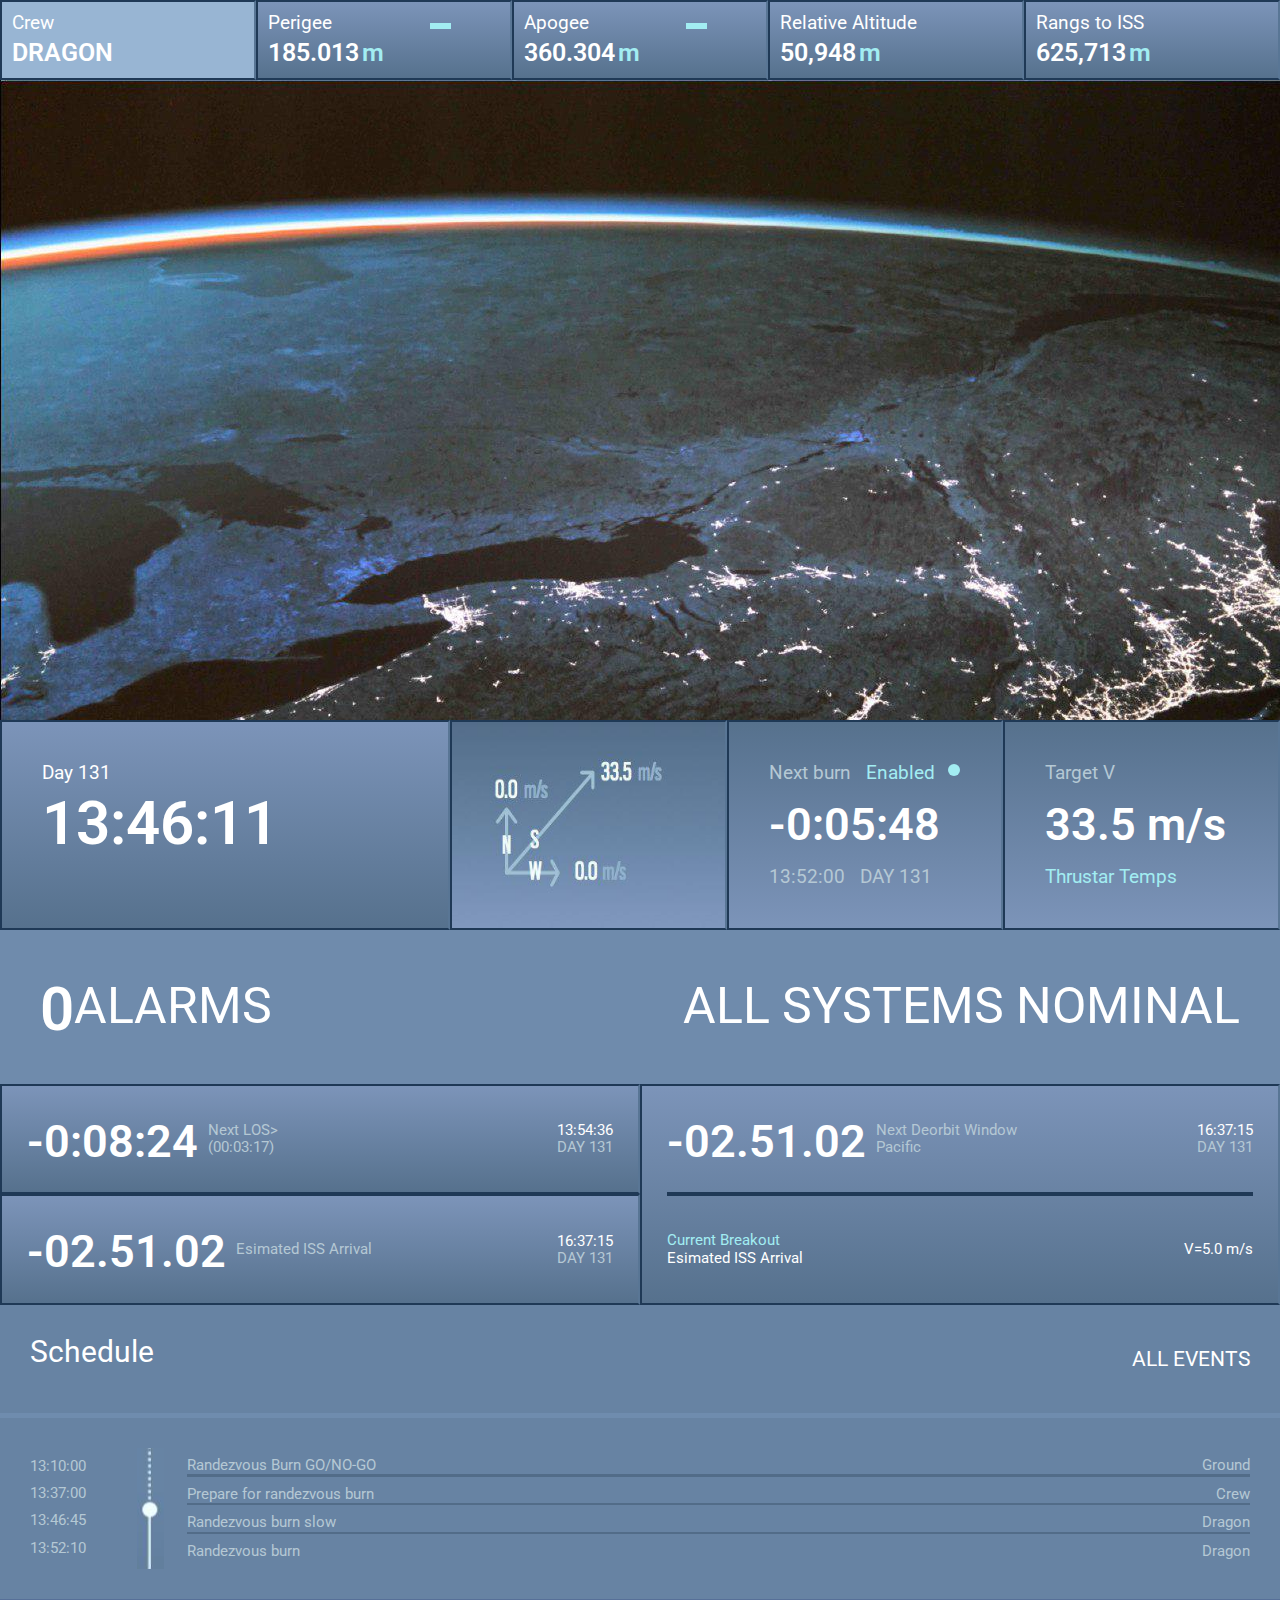
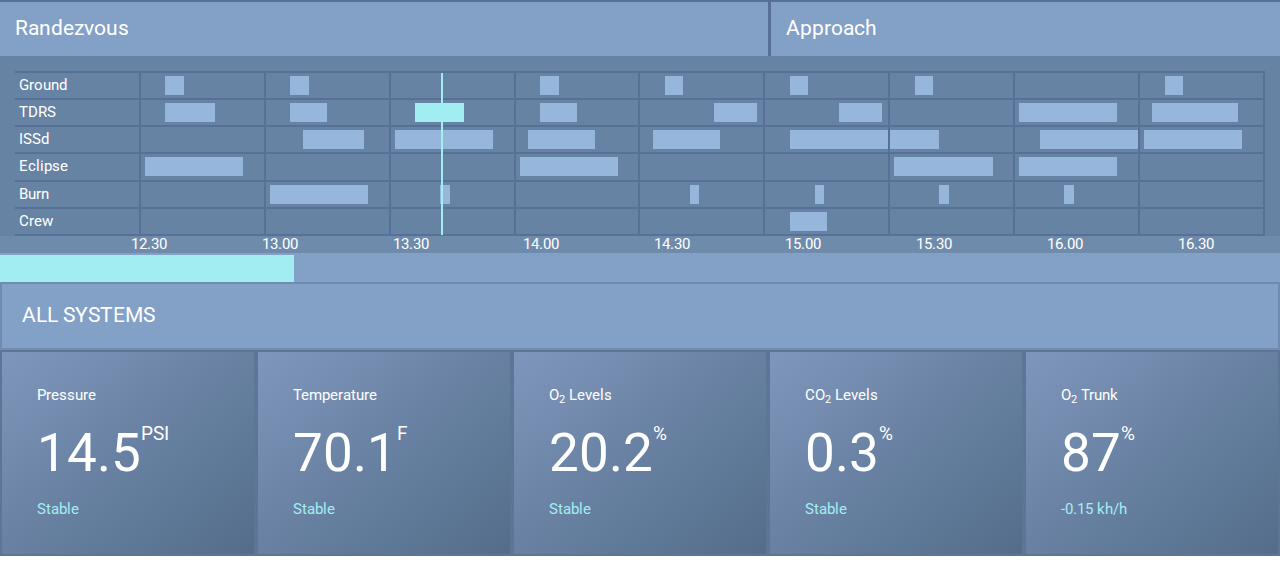
<file: index.html>
<!DOCTYPE html>
<html lang="en">
<head>
	<meta charset="UTF-8">
	<title>Document</title>

	<!-- normalize -->
	<link rel="stylesheet" href="css/normalize.css">
	<!-- custom styles -->
	<link rel="stylesheet" href="css/style.css" >
	<!--fontawesome-->
	<link rel="stylesheet" href="https://use.fontawesome.com/releases/v5.7.2/css/all.css" integrity="sha384-fnmOCqbTlWIlj8LyTjo7mOUStjsKC4pOpQbqyi7RrhN7udi9RwhKkMHpvLbHG9Sr" crossorigin="anonymous">
	<!--fonts-->
	<link href="https://fonts.googleapis.com/css?family=Roboto" rel="stylesheet">


</head>
<body>
	<div class="container">
		<div class="row header">
			<div class="column column-20">
				<div class="small-text">Crew</div>
				<div class="big-text">dragon</div>
			</div>
			<div class="column column-20">
				<div class="small-text">Perigee</div>
				<div class="big-text">185.013<span class="highlight-text">m</span></div>
			</div>
			<div class="column column-20">
				<div class="small-text">Apogee</div>
				<div class="big-text">360.304<span class="highlight-text">m</span></div>
			</div>
			<div class="column column-20">
				<div class="small-text">Relative Altitude</div>
				<div class="big-text">50,948<span class="highlight-text">m</span></div>
				<i class="fa fa-arrow-down arrow-down"></i>
			</div>
			<div class="column column-20">
				<div class="small-text">Rangs to ISS</div>
				<div class="big-text">625,713<span class="highlight-text">m</span></div>
				<i class="fa fa-arrow-down arrow-down"></i>
			</div>
		</div>
		<div class="view ">
		</div>
		<div class="row">
			<div class="column timer">
				<div class="small-text">
					Day 131
				</div>
				<div class="big-text">
					13:46:11
				</div>
			</div>
			<div class="row indicators">
				<div class="column column-third">
				</div>
				<div class="column column-third">
					<div class="small-text ">
						<span class="grey">Next burn</span> 
						<span class="highlight-text">Enabled</span>
					</div>
						<div class="big-text">-0:05:48</div>
						<div class="small-text">
						<span class="grey">13:52:00</span> 
						<span class="grey">DAY 131
						</span>
				</div>
				</div>
				<div class="column column-third">
					<div class="small-text grey">Target V</div>
					<div class="big-text">33.5 m/s</div>
					<div class="small-text highlight-text">
					Thrustar Temps</div>	
				</div>
			</div>
		</div>
		<div class="row simple">
			<div><span class="big-text">0</span> alarms
			</div>
			<div>all systems nominal 
				<span class="big-text"><i class="fas fa-check"></i>
				</span>
		    </div>
		</div>
		<div class="row hateIt">
			<div class="width-50">
				<div class="column">
					<div class="row space-between">
						<div class="row">
							<div class="big-text">
								-0:08:24
							</div>
							<div class="grey">
								<div>Next LOS></div>
								<div>(00:03:17)</div>			
							</div>
						</div>
						<div>
							<div>13:54:36</div>
							<div class="grey">DAY 131</div>
						</div>
					</div>
				</div>
				<div class="column">
					<div class="row space-between">
						<div class="row">
							<div class="big-text">
								-02.51.02
							</div>
							<div class="grey">
								<div>Esimated ISS Arrival</div>		
							</div>
						</div>
						<div>
							<div>16:37:15</div>
							<div class="grey">DAY 131</div>
						</div>
					</div>
				</div>
			</div>
			<div class="width-50">
				<div class="column">
					<div class="row space-between">
						<div class="row">
							<div class="big-text">
								-02.51.02
							</div>
							<div class="grey">
								<div>Next Deorbit Window</div>
								<div>Pacific</div>	
							</div>
						</div>
						<div>
							<div>16:37:15</div>
							<div class="grey">DAY 131</div>
						</div>
					</div>
					<div class="row space-between">
						<div class="">
							<div class="highlight-text">
								Current Breakout
							</div>
							<div>
								<div>Esimated ISS Arrival</div>		
							</div>
						</div>
						<div>
							<div>V=5.0 m/s</div>
						</div>
					</div>
				</div>
			</div>
		</div>
		<div class="schedule">
			<div class="schedule-header row">
				<div class="m-text">Schedule</div>
				<div class="uppercase">all events 
				<i class="fas fa-chevron-down"></i></div>
			</div>
			<div class="schedule-graphic">
				<div class="schedule-times grey">
					<div class="schedule-time">13:10:00</div>
					<div class="schedule-time">13:37:00</div>
					<div class="schedule-time">13:46:45</div>
					<div class="schedule-time">13:52:10</div>
				</div>
				<div class="vertical-image"></div>
				<div class="to-does grey">
					<div class="to-do">
						<div class="to-do-what">Randezvous Burn GO/NO-GO</div>
						<div class="to-do-where">Ground</div>
					</div>
					<div class="to-do">
						<div class="to-do-what">Prepare for randezvous burn</div>
						<div class="to-do-where">Crew</div>
					</div>
					<div class="to-do">
						<div class="to-do-what">Randezvous burn slow</div>
						<div class="to-do-where">Dragon</div>
					</div>
					<div class="to-do">
						<div class="to-do-what">Randezvous burn</div>
						<div class="to-do-where">Dragon</div>
					</div>
				</div>
			</div>
		</div>	
		<div class="randezvous-approach row">
			<div class="randezvous">Randezvous</div>
			<div class="approach">Approach
				</div>
		</div>
		<div class="schedule-padding">
			<div class="schedule-line">
				<table class="schedule-hour">
				<tr>
					<td>Ground</td>
					<td></td>
					<td></td>
					<td></td>
					<td></td>
					<td></td>
					<td></td>
					<td></td>
					<td></td>
					<td></td>
				</tr>
				<tr>
					<td>TDRS</td>
					<td></td>
					<td></td>
					<td></td>
					<td></td>
					<td></td>
					<td></td>
					<td></td>
					<td></td>
					<td></td>
				</tr>
				<tr>
					<td>ISSd</td>
					<td></td>
					<td></td>
					<td></td>
					<td></td>
					<td></td>
					<td></td>
					<td></td>
					<td></td>
					<td></td>
				</tr>
				<tr>
					<td>Eclipse</td>
					<td></td>
					<td></td>
					<td></td>
					<td></td>
					<td></td>
					<td></td>
					<td></td>
					<td></td>
					<td></td>
				</tr>
				<tr>
					<td>Burn</td>
					<td></td>
					<td></td>
					<td></td>
					<td></td>
					<td></td>
					<td></td>
					<td></td>
					<td></td>
					<td></td>
				</tr>
				<tr>
					<td>Crew</td>
					<td></td>
					<td></td>
					<td></td>
					<td></td>
					<td></td>
					<td></td>
					<td></td>
					<td></td>
					<td></td>
				</tr>
			</table>	
			</div>
		</div>
		<div class="time-lines row">
			<div class="time-line"> </div>
			<div class="time-line">12.30</div>
			<div class="time-line">13.00</div>
			<div class="time-line">13.30</div>
			<div class="time-line">14.00</div>
			<div class="time-line">14.30</div>
			<div class="time-line">15.00</div>
			<div class="time-line">15.30</div>
			<div class="time-line">16.00</div>
			<div class="time-line">16.30</div>
		</div>
		<div class="simple3 row">
			<div class="simple3-highlight">
			</div>
			<div class="simple2">
			</div>
		</div>
		<div class="all-systems uppercase">all systems
		</div>
		<div class="life-life-indicators row">
			<div class="life-indicator">
				<div class="life-indicator-type">Pressure</div>
				<div class="life-indicator-number">14.5<span class="small-text">PSI</span></div>
				<div class="life-indicator-graphic"></div>
				<div class="highlight-text">Stable</div>
			</div>
			<div class="life-indicator">
				<div class="life-indicator-type">Temperature</div>
				<div class="life-indicator-number">70.1<span class="small-text">F</span></div>
				<div class="life-indicator-graphic"></div>
				<div class="highlight-text">Stable</div>
			</div>
			<div class="life-indicator">
				<div class="life-indicator-type">O<sub>2</sub> Levels</div>
				<div class="life-indicator-number">20.2<span class="small-text">%</span></div>
				<div class="life-indicator-graphic"></div>
				<div class="highlight-text">Stable</div>
			</div>
			<div class="life-indicator">
				<div class="life-indicator-type">CO<sub>2</sub> Levels</div>
				<div class="life-indicator-number">0.3<span class="small-text">%</span></div>
				<div class="life-indicator-graphic"></div>
				<div class="highlight-text">Stable</div>
			</div>
			<div class="life-indicator">
				<div class="life-indicator-type">O<sub>2</sub> Trunk 
				<i class="fa fa-arrow-down highlight-text"></i>
				</div>
				<div class="life-indicator-number">87<span class="small-text">%</span></div>
				<div class="life-indicator-graphic"></div>
				<div class="highlight-text">-0.15 kh/h</div>
			</div>
		</div>
		<div class="myClass">
			<div class="">
				<div class=""></div>
				<div class="">
					<div class="">
						.
					</div>
					<div class=""></div>
				</div>
			</div>
			<div class=""></div>
			<div class=""></div>
		</div>
	</div>
	
</body>
</html>
</file>
<file: css/style.css>
body {
	color: #fff;
	font-family: 'Roboto', sans-serif;
	font-size: 15px;
}

*{
	box-sizing: border-box;
	}

a{
	text-decoration: none;
	color: inherit;
}

ul{
	list-style: none;
	margin: 0;
	padding: 0;
}

.row{
	display: flex;
}

.column{
	border: 2px solid #1f3956;
	border-right: 2px solid #597695;
	background-color: #6f8bac;
	padding: 10px;
	background: linear-gradient(to bottom, rgba(124,148,185,1) 0%, rgba(86,113,141,1) 100%);
	position: relative;
}

.column-20{
	width: 20%;
}

.big-text{
	font-size: 25px;
    text-transform: uppercase;
    margin-top: 5px;
    font-weight: 600;
}

.small-text{
	font-size: 1.2rem;
	vertical-align: top; 
}

.highlight-text{
	color: #a2edf2;
}

.header .highlight-text{
	margin-left: 3px;
	text-transform: lowercase;
}

.header .column:first-child{
	background: #98b5d3;
}

.header .column .small-text{
	position: relative;
}

.header .column:nth-child(2) .small-text:after,.header .column:nth-child(3) .small-text:after{
	display: block;
	content: "";
	position: absolute;
	width: 21px;
    height: 6px;
    background-color: #a2edf2;
    left: 70%;
    bottom: 5px; 
}

.arrow-down{
	position: absolute;
	top: 50%;
	transform: translateY(-50%);
	right: 30px;
	font-size: 30px;
}

.view{
	background-image: url(../img/bg-spaceX.jpg);
	height: 50vw;
	background-size: cover;
}

.timer{
	width: 450px;
	padding: 40px;
}

.indicators{
	width: calc(100% - 450px);
}

.column-third{
	width: calc(100% / 3);
}

.timer .big-text{
	font-size: 60px;
}

.indicators .column{
	background: linear-gradient(to bottom, rgba(86,113,141,1) 0%, rgba(124,148,185,1) 100%);
	padding: 40px;
}

.indicators .column-third:first-child{
	background-image: url(../img/graphic.jpg);
	background-repeat: no-repeat;
	background-position: center;
	background-size: 100% 100%;
}

.grey{
	color: #b5c8d4;
}

.indicators .column .grey{
	margin-right: 10px;
}
.indicators .column:nth-child(2) .highlight-text{
	position: relative;
}
.indicators .column:nth-child(2) .highlight-text:after{
	display: block;
	content: "";
	position: absolute;
	width: 10px;
	height: 10px;
	background-color: #a2edf2;
	border-radius: 50px;
	border: red;
	top: 5px;
	right: -50px;
}

.indicators .big-text{
	font-size: 45px;
	margin: 15px 0;
}

.indicators .column:nth-child(2) .highlight-text:after{
	display: block;
	content: "";
	position: absolute;
	width: 12px;
	height: 12px;
	background-color: #a2edf2;
	border-radius: 50px;
	border: red;
	top: 3px;
	right: -25px;
}

.indicators .column-third:last-child .big-text{
	text-transform: lowercase;
}

.simple{	
	display: flex;
	justify-content: space-between;
	background-color: #6f8bac;
	font-size: 50px;
	padding: 40px;
	text-transform: uppercase;
}

.simple .big-text{
	font-size: 60px;
	align-items: center;
}

.simple div{
	display: flex;
	align-items: center;
}

.width-50{
	width: 50%;
}

.space-between{
	justify-content: space-between;
}

.hateIt{
	align-items: stretch;
	position: relative;
}

.hateIt .column{
	padding: 25px;
}

.hateIt .column .row{
	align-items: center;
}
.hateIt .big-text{
	font-size: 45px;
	margin-right: 10px;
}

.hateIt .width-50:last-child .space-between:first-child{
	border-bottom: 4px solid #1f3956;
	padding-bottom: 25px;
}

.hateIt .width-50:last-child .space-between:last-child{
	padding-top: 36px;
    padding-bottom: 11px;
}

.schedule{
	background-color: #6783a3;
}

.schedule-header{
	justify-content: space-between;	
	padding: 30px;

}

.m-text{
	font-size: 30px;
}

.uppercase{
	text-transform: uppercase;
	align-items: center;
	padding: 10px 0;
	font-size: 1.3rem;
}

.schedule-header{
	border-bottom: 5px solid #6f8cae;
}

.schedule-header .fa-chevron-down{
	font-size: 1.5rem;
}

.schedule-graphic{
	display: flex;
	justify-content: space-between;
	padding: 30px;
}

.schedule-times{
	width: 8%;
}


.schedule-time{
	margin: 10px 0;
}


.to-does{
	width: 88%;
}

.to-do{
	display: flex;
	justify-content: space-between;
	margin: 9px 0;
	border-bottom: 2px solid #526c88;
}
.to-do:first-child{
	border-bottom: 3px solid #526c88;
}

.to-do:last-child{
	border: none;
}

.vertical-image{
	background-image: url(../img/vimage.jpg);
	background-repeat: no-repeat;
    background-position: center;
    width: 4%;
    margin-right: 1%;
}

.randezvous-approach{
	background-color: #83a0c6;
	border-top: 3px solid #577098;
	font-size: 1.3rem;
}

.randezvous{
	width: 60%;
	padding: 15px;
}

.approach{
	width: 40%;
	border: #577098;
	padding: 15px;
	border-left: 3px solid #577098;
}

.schedule-padding{
	padding: 15px;
	background-color: #6783a3;
	padding-bottom: 0;
}

.schedule-hour{
	width: 100%;
	border-collapse: collapse;
	padding: 15px;
}

.schedule-hour td{
	width: 10%;
	border: 2px solid #577098;
	border-left: none;
	position: relative;
	padding: 4px;
}

.schedule-hour td:after{
	display: block;
	content: "";
	position: absolute;
	width: 80%;
	height: 75%;
	background-color: #97b6db;
	top: 3px;
}

.schedule-hour td:first-child:after {
	display: none;
}

.schedule-hour tr:nth-child(2) td:nth-child(2):after{
	width: 40%;
	left: 20%;
}

.schedule-hour tr:nth-child(3) td:nth-child(3):after{
	width: 50%;
	left: 30%;
}


.schedule-hour tr:nth-child(1) td:after{
	width: 15%;
	left: 20%;
}

.schedule-hour tr:nth-child(1) td:nth-child(4):after,
.schedule-hour tr:nth-child(1) td:nth-child(9):after,
.schedule-hour tr:nth-child(1) td:nth-child(9):after,
.schedule-hour tr:nth-child(5) td:nth-child(2):after,
.schedule-hour tr:nth-child(5) td:nth-child(1):after,
.schedule-hour tr:nth-child(5) td:nth-child(5):after,
.schedule-hour tr:nth-child(6) td:nth-child(9):after,
.schedule-hour tr:nth-child(6) td:nth-child(8):after,
.schedule-hour tr:nth-child(6) td:nth-child(4):after,
.schedule-hour tr:nth-child(6) td:nth-child(5):after,
.schedule-hour tr:nth-child(6) td:nth-child(6):after,
.schedule-hour tr:nth-child(6) td:nth-child(2):after,
.schedule-hour tr:nth-child(2) td:nth-child(8):after,
.schedule-hour tr:nth-child(3) td:nth-child(2):after,
.schedule-hour tr:nth-child(4) td:nth-child(3):after,
.schedule-hour tr:nth-child(4) td:nth-child(7):after,
.schedule-hour tr:nth-child(4) td:nth-child(10):after,
.schedule-hour tr:nth-child(6) td:nth-child(2):after,
.schedule-hour tr:nth-child(6) td:nth-child(2):after,
.schedule-hour tr:nth-child(6) td:nth-child(10):after,
.schedule-hour tr:nth-child(5) td:nth-child(10):after,
.schedule-hour tr:nth-child(4) td:nth-child(4):after,
.schedule-hour tr:nth-child(4) td:nth-child(6):after,
.schedule-hour tr:nth-child(6) td:nth-child(3):after{

	display: none;
}

.schedule-hour tr:nth-child(5) td:nth-child(4):after,
.schedule-hour tr:nth-child(5) td:nth-child(6):after,
.schedule-hour tr:nth-child(5) td:nth-child(7):after,
.schedule-hour tr:nth-child(5) td:nth-child(8):after,
.schedule-hour tr:nth-child(5) td:nth-child(9):after{
	width: 8%;
	left: 40%;
}

.schedule-hour tr:nth-child(6) td:nth-child(7):after{
	width: 30%;
	left: 20%;
}

.schedule-hour tr:nth-child(2) td:nth-child(4):after,
.schedule-hour tr:nth-child(2) td:nth-child(6):after,
.schedule-hour tr:nth-child(2) td:nth-child(7):after{
	width: 35%;
	left: 60%;
}

.schedule-hour tr:nth-child(2) td:nth-child(3):after,
.schedule-hour tr:nth-child(2) td:nth-child(5):after{
	width: 30%;
	left: 20%;
}

.schedule-hour tr:nth-child(2) td:nth-child(10):after{
	width: 70%;
	left: 10%;
}

.schedule-hour tr:nth-child(3) td:nth-child(5):after,
.schedule-hour tr:nth-child(3) td:nth-child(6):after{
	width: 55%;
	left: 10%;
}

.schedule-hour tr:nth-child(3) td:nth-child(7):after,
.schedule-hour tr:nth-child(3) td:nth-child(9):after{
	width: 80%;
	left: 20%;
}

.schedule-hour tr:nth-child(3) td:nth-child(8):after{
	width: 40%;
	left: 0;
}

.schedule-hour tr:nth-child(2) td:nth-child(4):after{
	width: 40%;
	left: 20%;
	background-color: #a2edf2;
}

.schedule-line{
	position: relative;
}

.schedule-line:after{
	position: absolute;
	content: "";
	background-color: #a2edf2;
	width: 162px;
	height: 2px;
	top: 50%;
	bottom: 20%;
	right: 58vw;
	transform: rotate(90deg)
	
}

.time-lines{
	display: flex;
	justify-content: space-between;
	background-color: #6f8bac;

}

.time-line{
	width: 8%;
	height: 10%;
}

.time-line:nth-child(1){
	background-color: #6783a3;
}

.simple3{
	display: flex;
	justify-content: space-between;
	padding-top: 2px;
	background-color: #83a0c6;
}

.simple2{
	width: 77%;
	height: 3vh;
	background-color: #83a0c6;
}

.simple3-highlight{
	height: 3vh;
	width: 23%;
	background-color: #a2edf2;
}

.all-systems{
	background-color: #83a0c6;
	border: 2px solid #6f8cae;
	padding: 20px;
}

.life-indicators{
	justify-content: space-between;
}

.life-indicator{
	display: flex;
	flex-direction: column;
	justify-content: space-between;
	width: 20%;
	height: 20%;
	border: 2px solid #5d7695;
	background-image: linear-gradient(to left top, #536d89, #5d7796, #6881a2, #738caf, #7f96bc);
	padding: 35px;
}

.life-indicator-number{
	font-size: 3.3rem;
	margin: 2vh 0;
}

.life-indicator-graphic:nth-child(1){
	vertical-align: top;
}

/*.life-indicator-graphic:nth-child(1),
.life-indicator-graphic:nth-child(2){
	background-image: url(../img/line.jpg);
	background-size: cover;
	background-repeat: no-repeat;
	background-position: center;
	background-size: 100% 100%;
}*/
</file>
